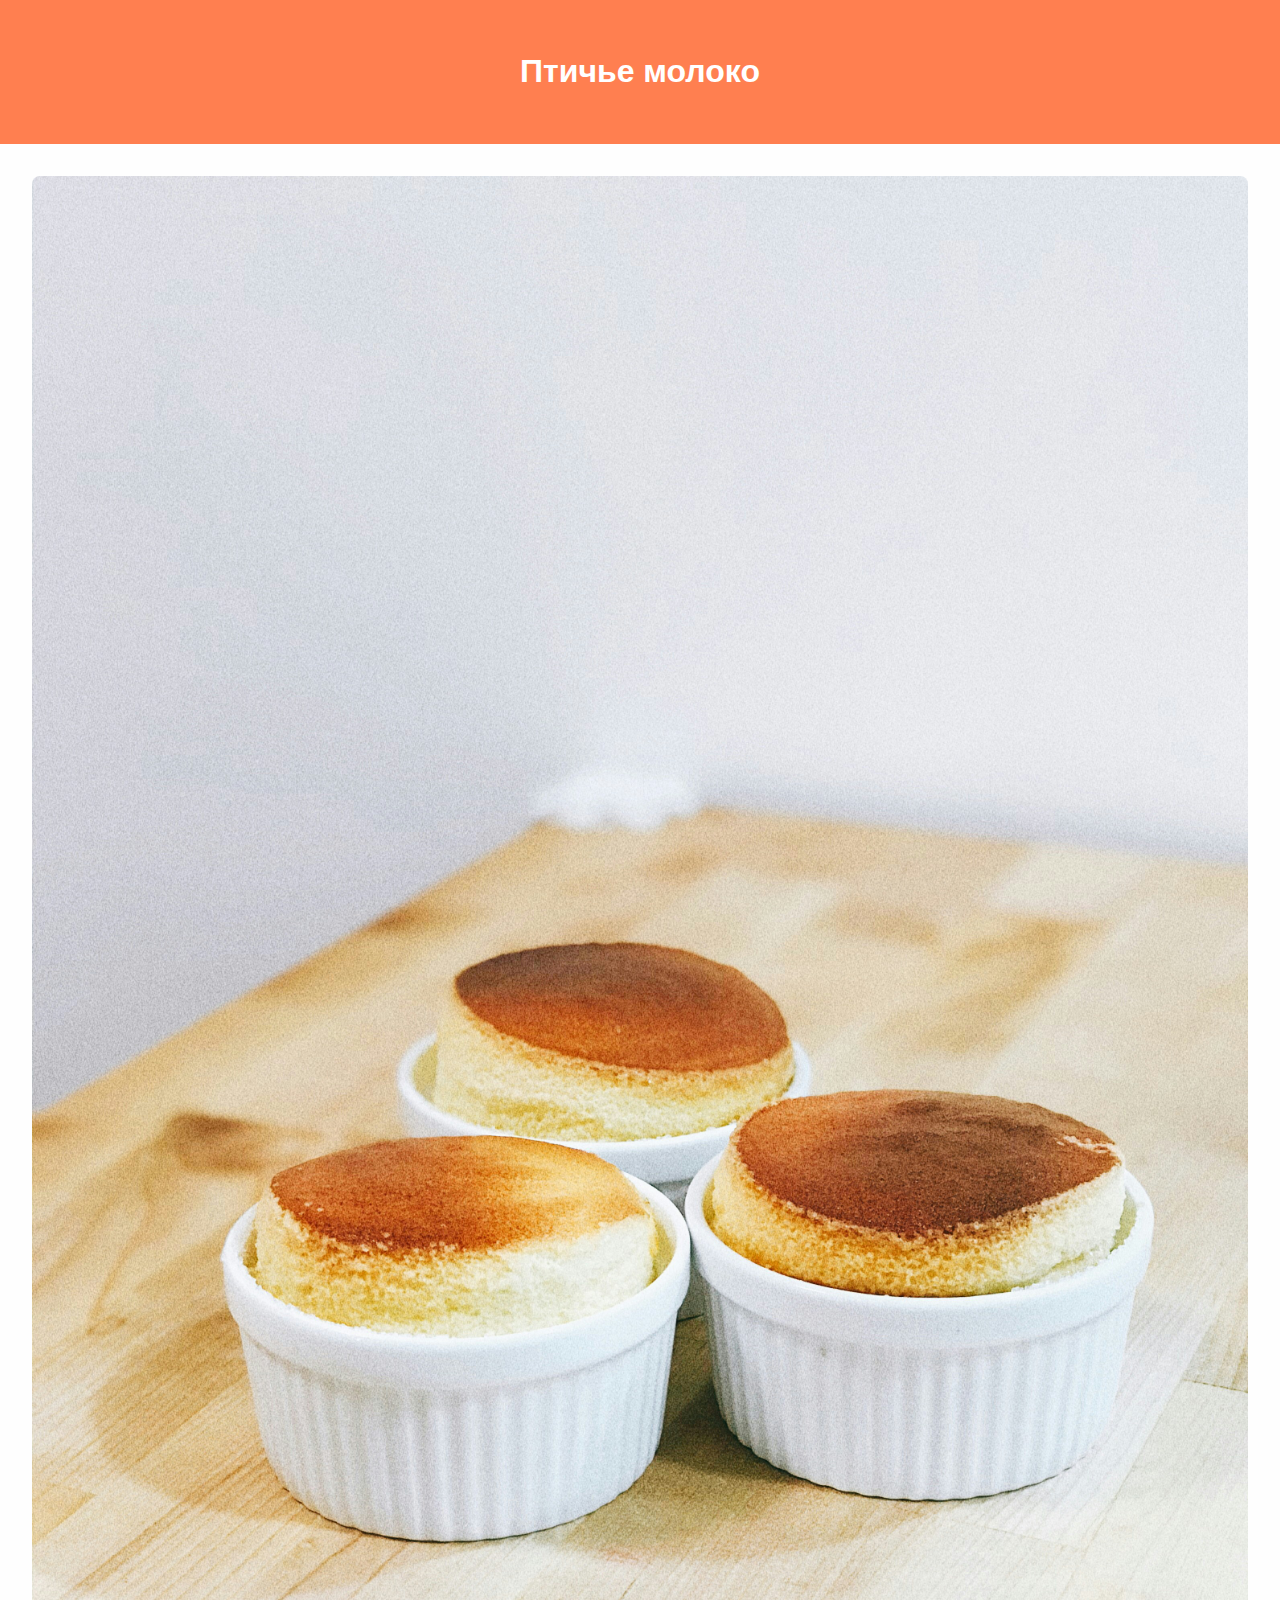
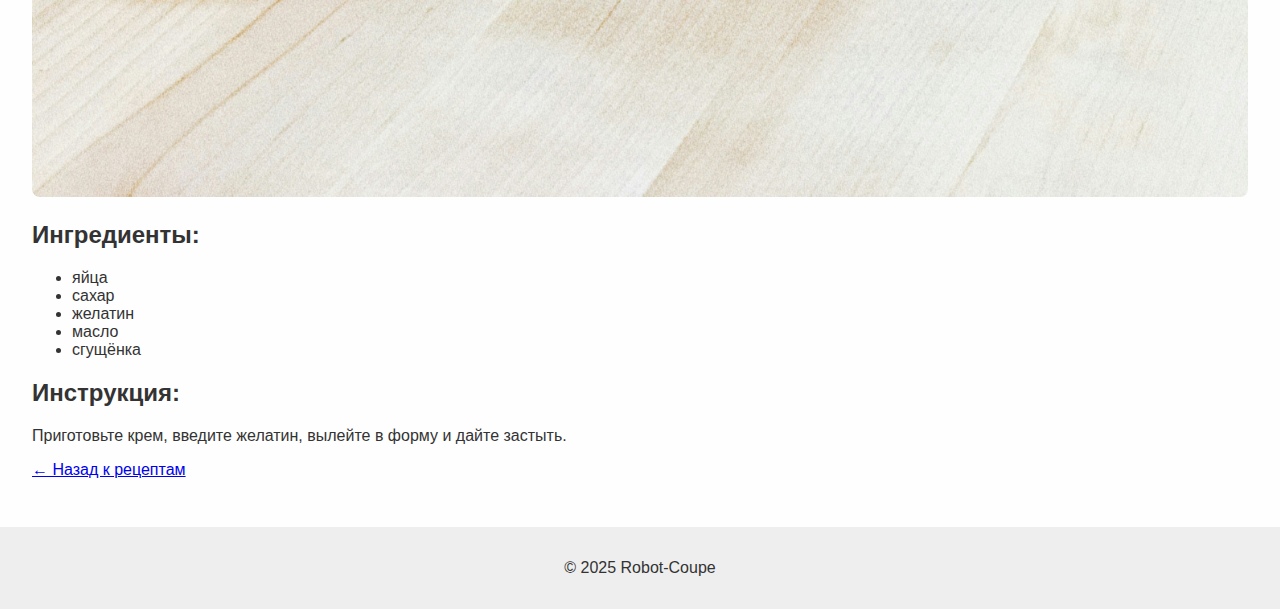
<file: bird_milk.html>
<!DOCTYPE html>
<html lang="ru">
<head>
  <meta charset="UTF-8">
  <title>Птичье молоко</title>
  <link rel="stylesheet" href="../style.css" />
</head>
<body>
  <header>
    <h1>Птичье молоко</h1>
  </header>
  <main class="recipes" style="display: block; padding: 2rem;">
    <img src="../images/bird_milk.jpg" alt="Птичье молоко" style="max-width: 100%; height: auto; border-radius: 8px;"/>
    <h2>Ингредиенты:</h2>
    <ul><li>яйца</li><li>сахар</li><li>желатин</li><li>масло</li><li>сгущёнка</li></ul>
    <h2>Инструкция:</h2>
    <p>Приготовьте крем, введите желатин, вылейте в форму и дайте застыть.</p>
    <p><a href="../index.html">← Назад к рецептам</a></p>
  </main>
  <footer>
    <p>© 2025 Robot-Coupe</p>
  </footer>
</body>
</html>
</file>
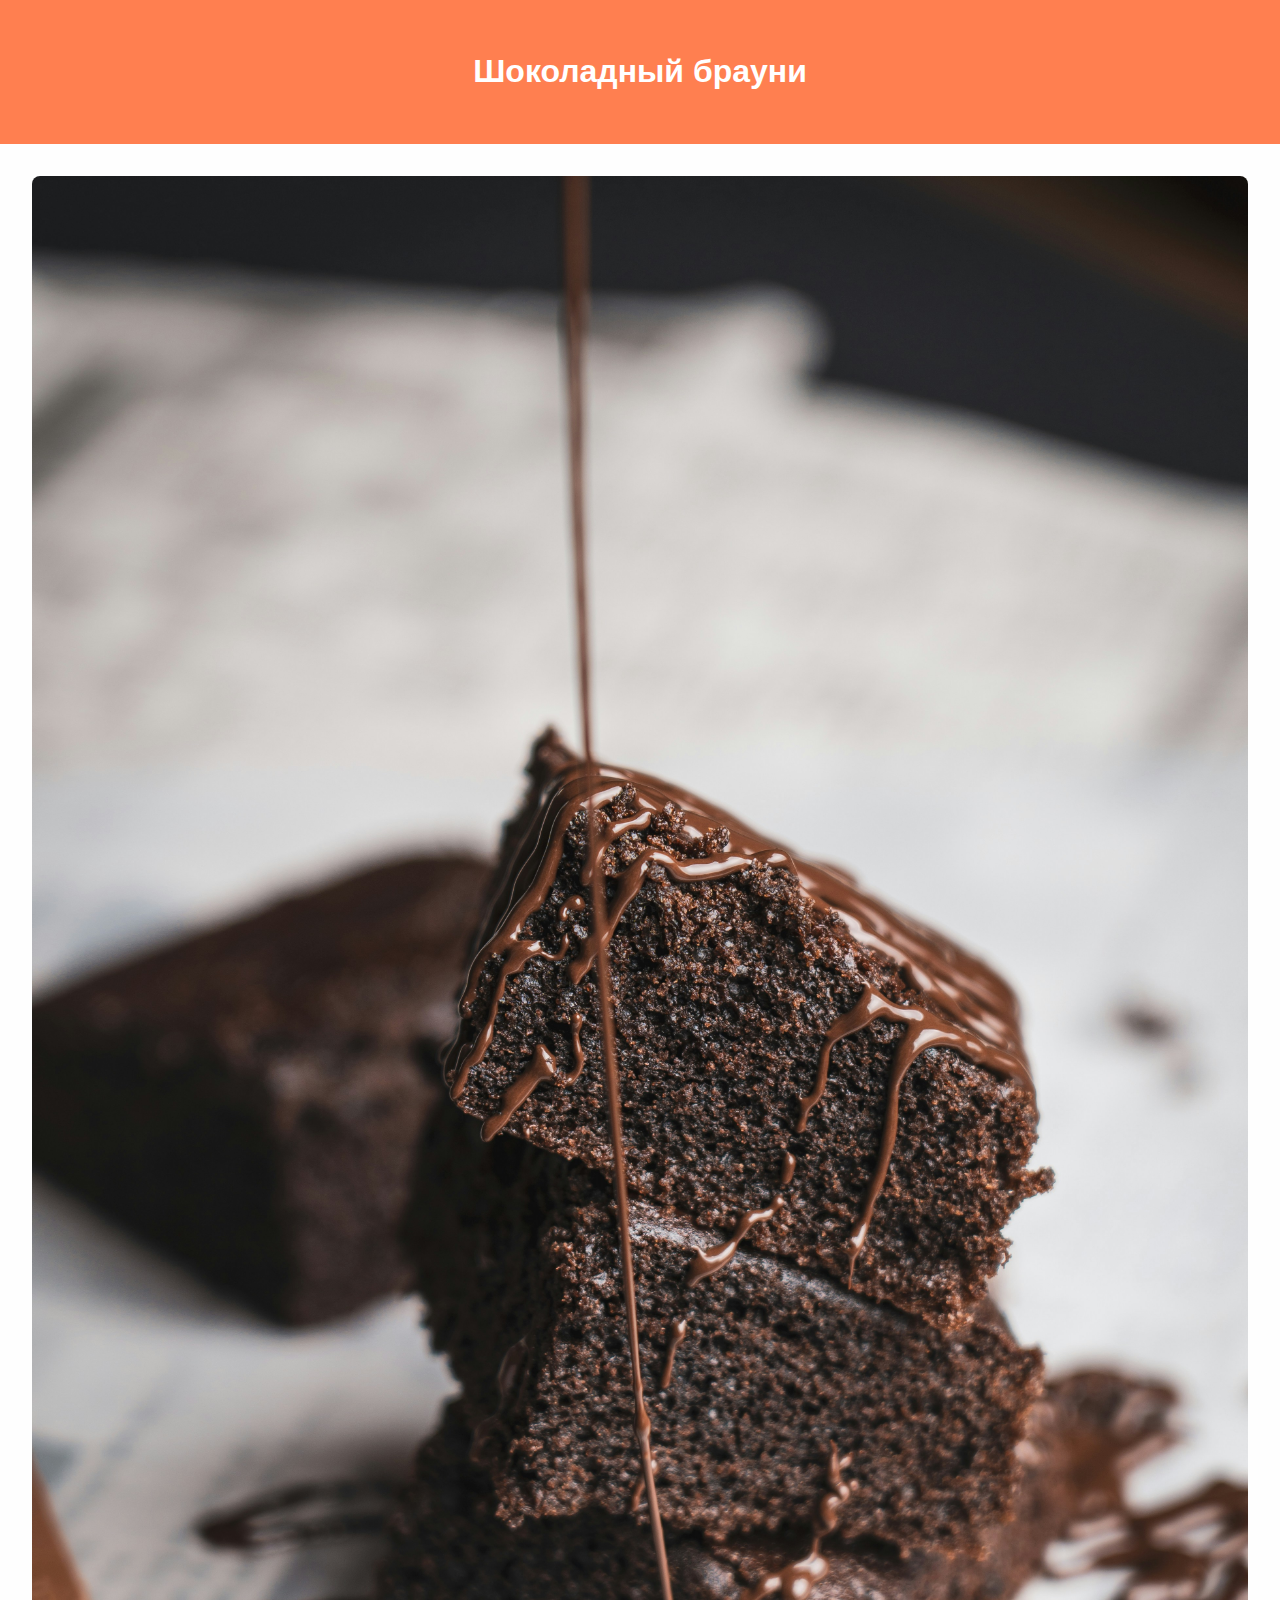
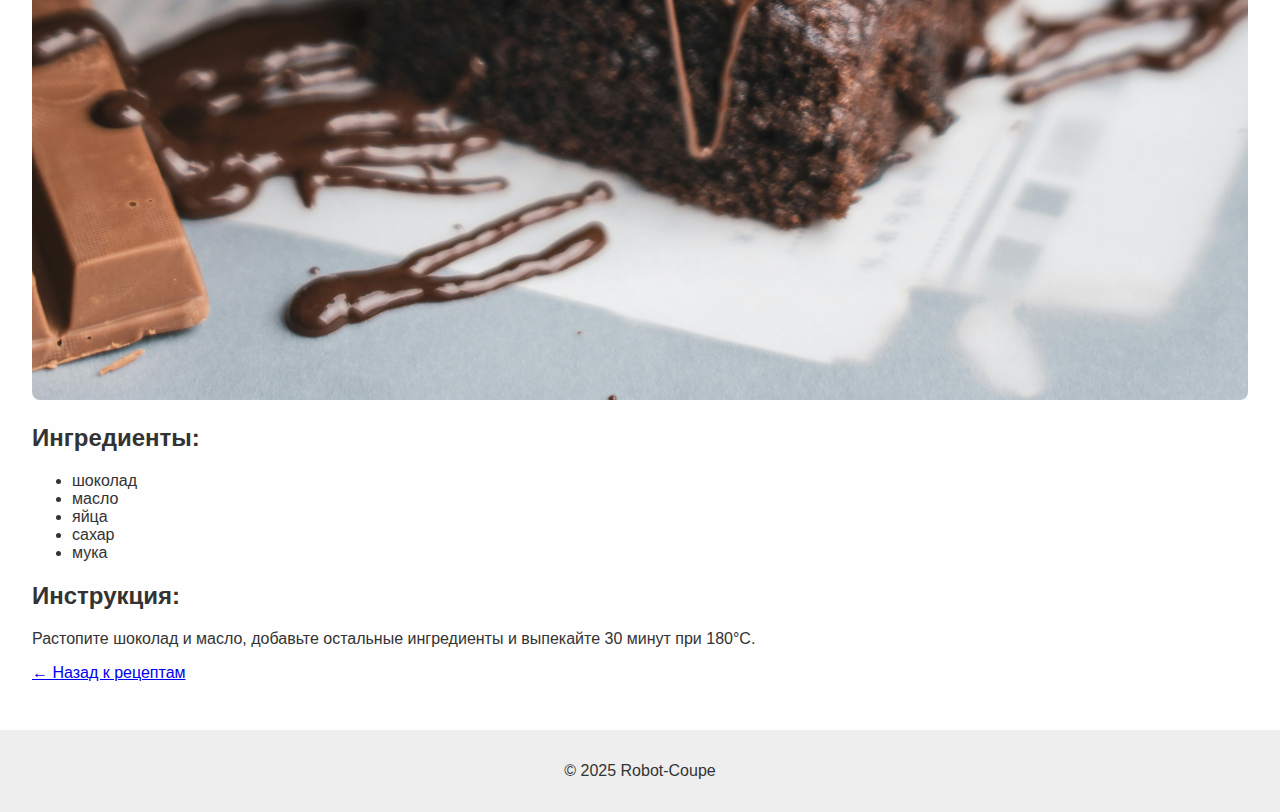
<file: brownie.html>
<!DOCTYPE html>
<html lang="ru">
<head>
  <meta charset="UTF-8">
  <title>Шоколадный брауни</title>
  <link rel="stylesheet" href="../style.css" />
</head>
<body>
  <header>
    <h1>Шоколадный брауни</h1>
  </header>
  <main class="recipes" style="display: block; padding: 2rem;">
    <img src="../images/brownie.jpg" alt="Шоколадный брауни" style="max-width: 100%; height: auto; border-radius: 8px;"/>
    <h2>Ингредиенты:</h2>
    <ul><li>шоколад</li><li>масло</li><li>яйца</li><li>сахар</li><li>мука</li></ul>
    <h2>Инструкция:</h2>
    <p>Растопите шоколад и масло, добавьте остальные ингредиенты и выпекайте 30 минут при 180°C.</p>
    <p><a href="../index.html">← Назад к рецептам</a></p>
  </main>
  <footer>
    <p>© 2025 Robot-Coupe</p>
  </footer>
</body>
</html>
</file>
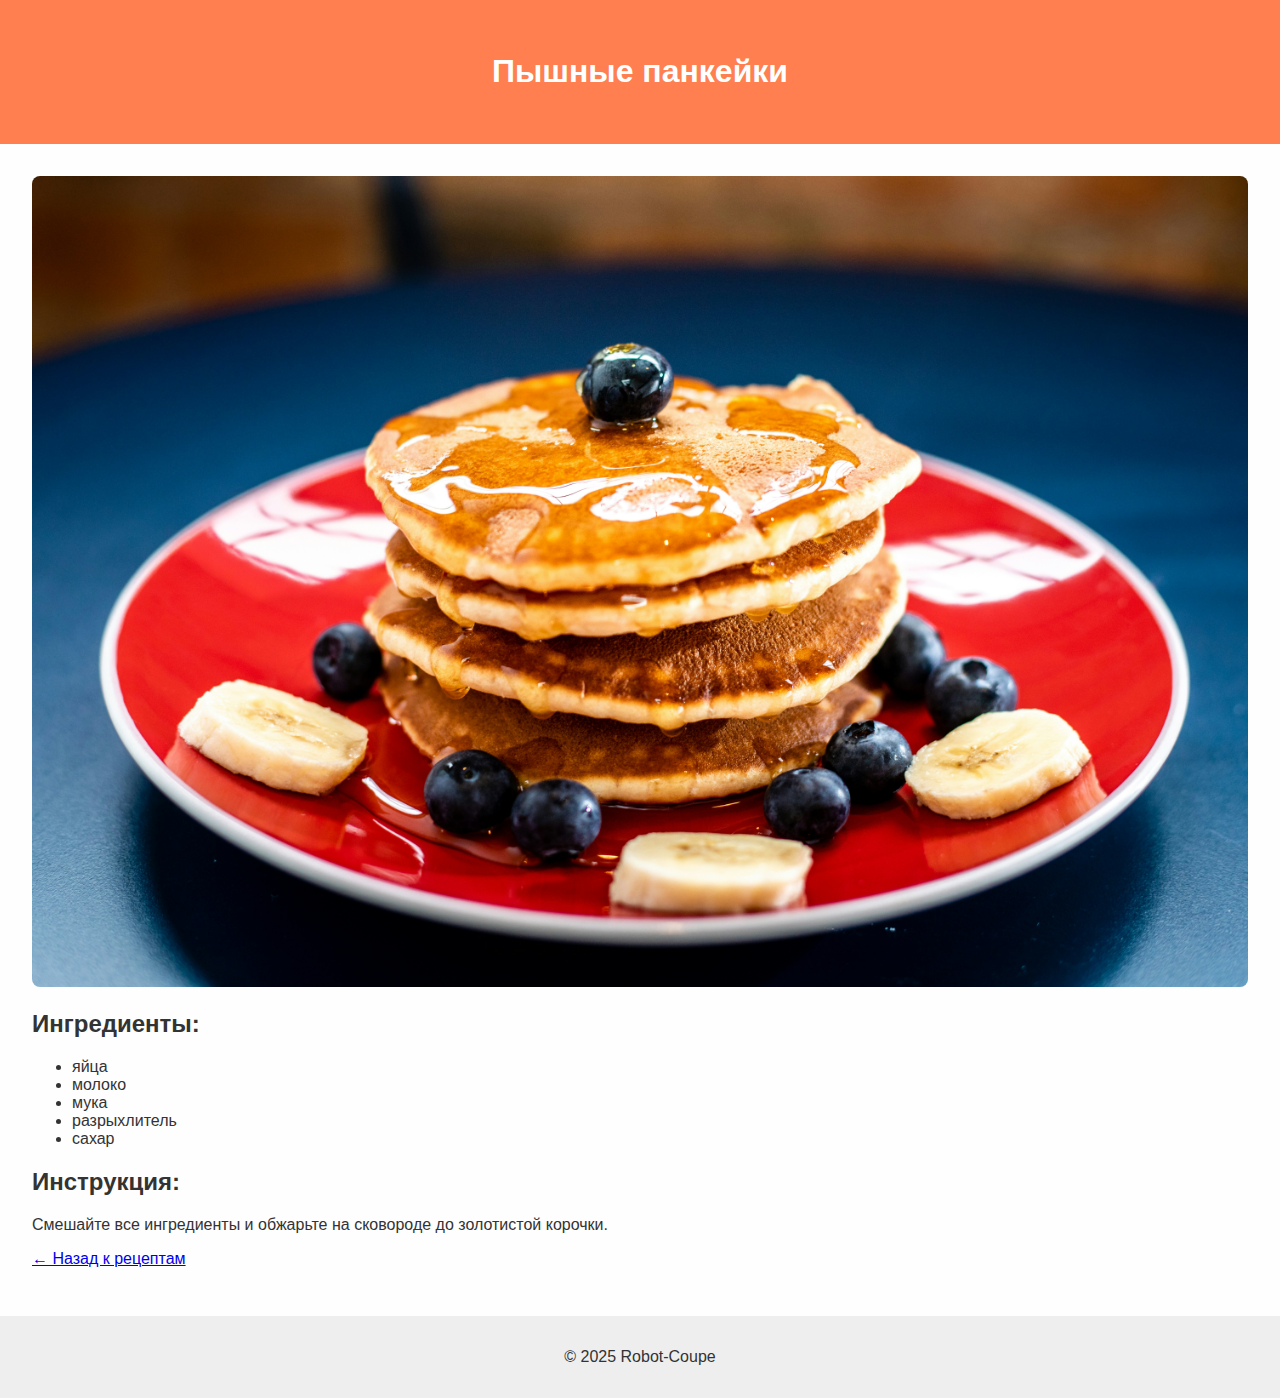
<file: pancake.html>
<!DOCTYPE html>
<html lang="ru">
<head>
  <meta charset="UTF-8">
  <title>Пышные панкейки</title>
  <link rel="stylesheet" href="../style.css" />
</head>
<body>
  <header>
    <h1>Пышные панкейки</h1>
  </header>
  <main class="recipes" style="display: block; padding: 2rem;">
    <img src="../images/pancake.jpg" alt="Пышные панкейки" style="max-width: 100%; height: auto; border-radius: 8px;"/>
    <h2>Ингредиенты:</h2>
    <ul><li>яйца</li><li>молоко</li><li>мука</li><li>разрыхлитель</li><li>сахар</li></ul>
    <h2>Инструкция:</h2>
    <p>Смешайте все ингредиенты и обжарьте на сковороде до золотистой корочки.</p>
    <p><a href="../index.html">← Назад к рецептам</a></p>
  </main>
  <footer>
    <p>© 2025 Robot-Coupe</p>
  </footer>
</body>
</html>
</file>
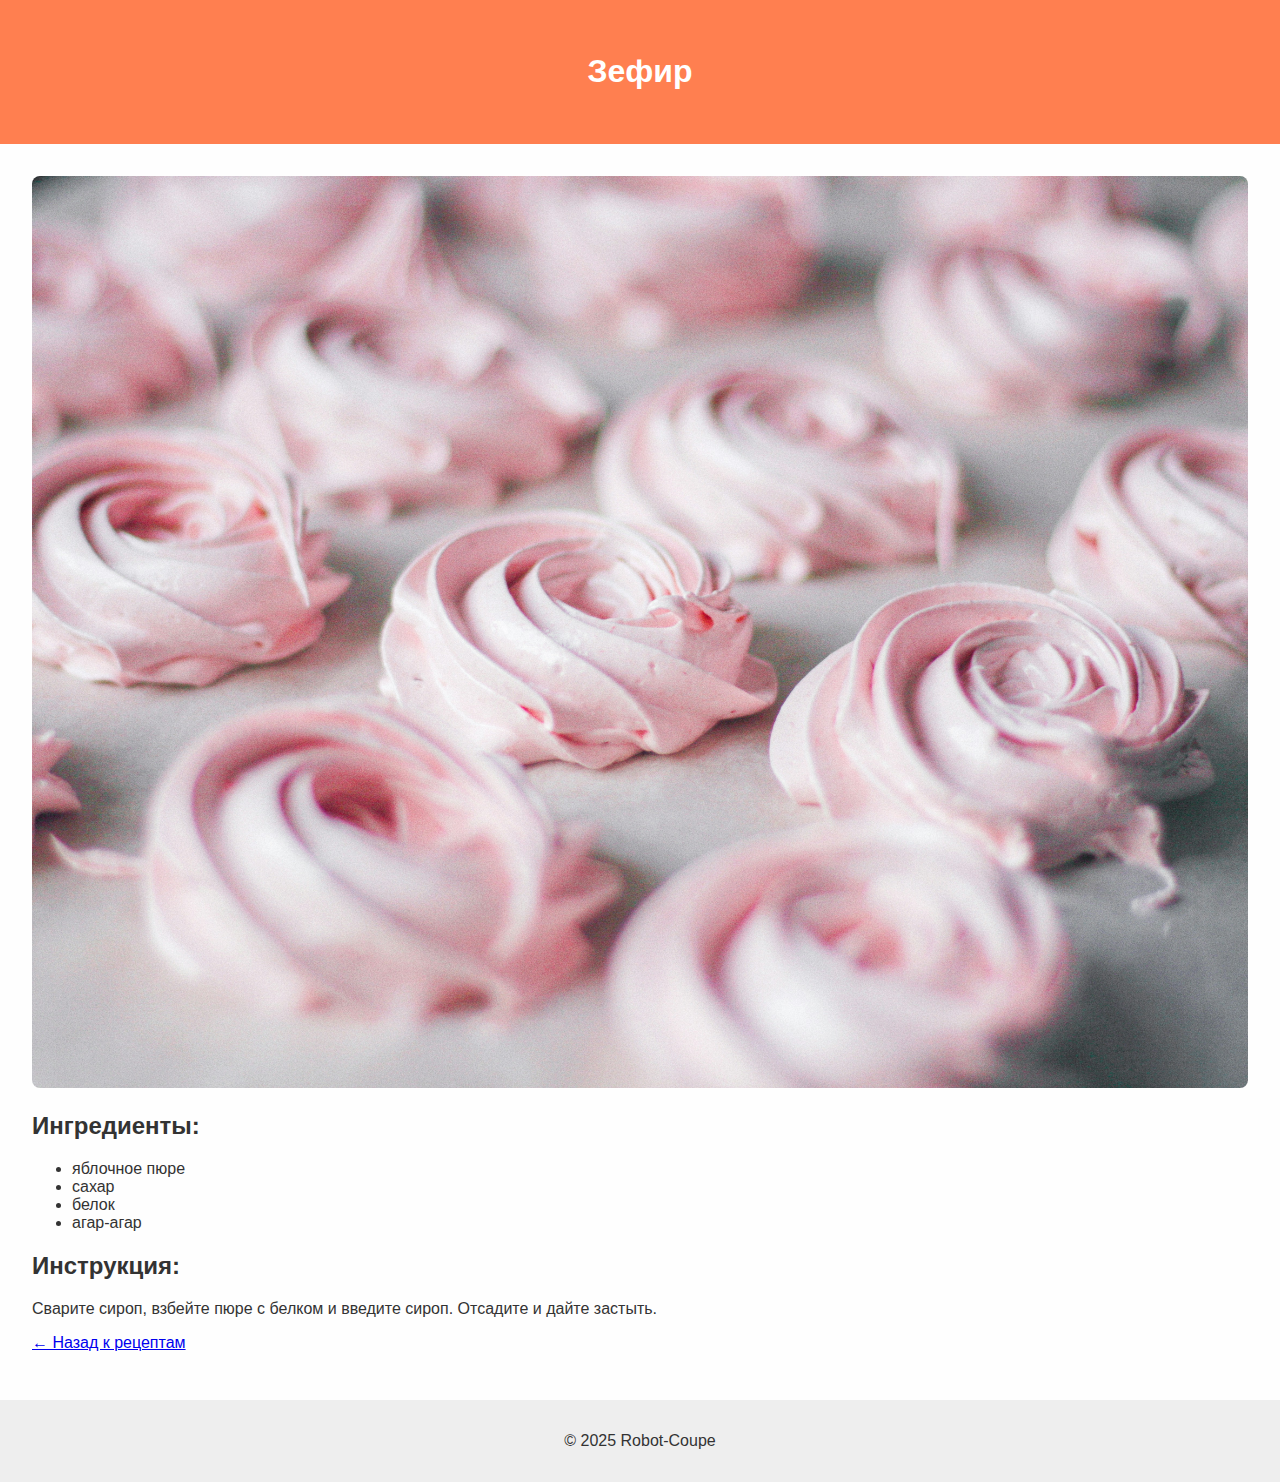
<file: zephyr.html>
<!DOCTYPE html>
<html lang="ru">
<head>
  <meta charset="UTF-8">
  <title>Зефир</title>
  <link rel="stylesheet" href="../style.css" />
</head>
<body>
  <header>
    <h1>Зефир</h1>
  </header>
  <main class="recipes" style="display: block; padding: 2rem;">
    <img src="../images/zephyr.jpg" alt="Зефир" style="max-width: 100%; height: auto; border-radius: 8px;"/>
    <h2>Ингредиенты:</h2>
    <ul><li>яблочное пюре</li><li>сахар</li><li>белок</li><li>агар-агар</li></ul>
    <h2>Инструкция:</h2>
    <p>Сварите сироп, взбейте пюре с белком и введите сироп. Отсадите и дайте застыть.</p>
    <p><a href="../index.html">← Назад к рецептам</a></p>
  </main>
  <footer>
    <p>© 2025 Robot-Coupe</p>
  </footer>
</body>
</html>
</file>
<file: style.css>
body {
  font-family: sans-serif;
  margin: 0;
  padding: 0;
  background-color: #fefefe;
  color: #333;
}

header {
  background-color: #ff7f50;
  color: white;
  text-align: center;
  padding: 2rem;
}

.recipes {
  display: grid;
  grid-template-columns: repeat(auto-fit, minmax(320px, 1fr));
  gap: 2rem;
  padding: 2rem;
}

.recipe-card {
  background: white;
  border-radius: 8px;
  box-shadow: 0 2px 8px rgba(0,0,0,0.1);
  overflow: hidden;
  transition: transform 0.3s;
}

.recipe-card:hover {
  transform: scale(1.03);
}

.recipe-card img {
  width: 100%;
  height: 200px;
  object-fit: cover;
}

.recipe-card .content {
  padding: 1rem;
}

footer {
  background-color: #eee;
  text-align: center;
  padding: 1rem;
}
</file>
